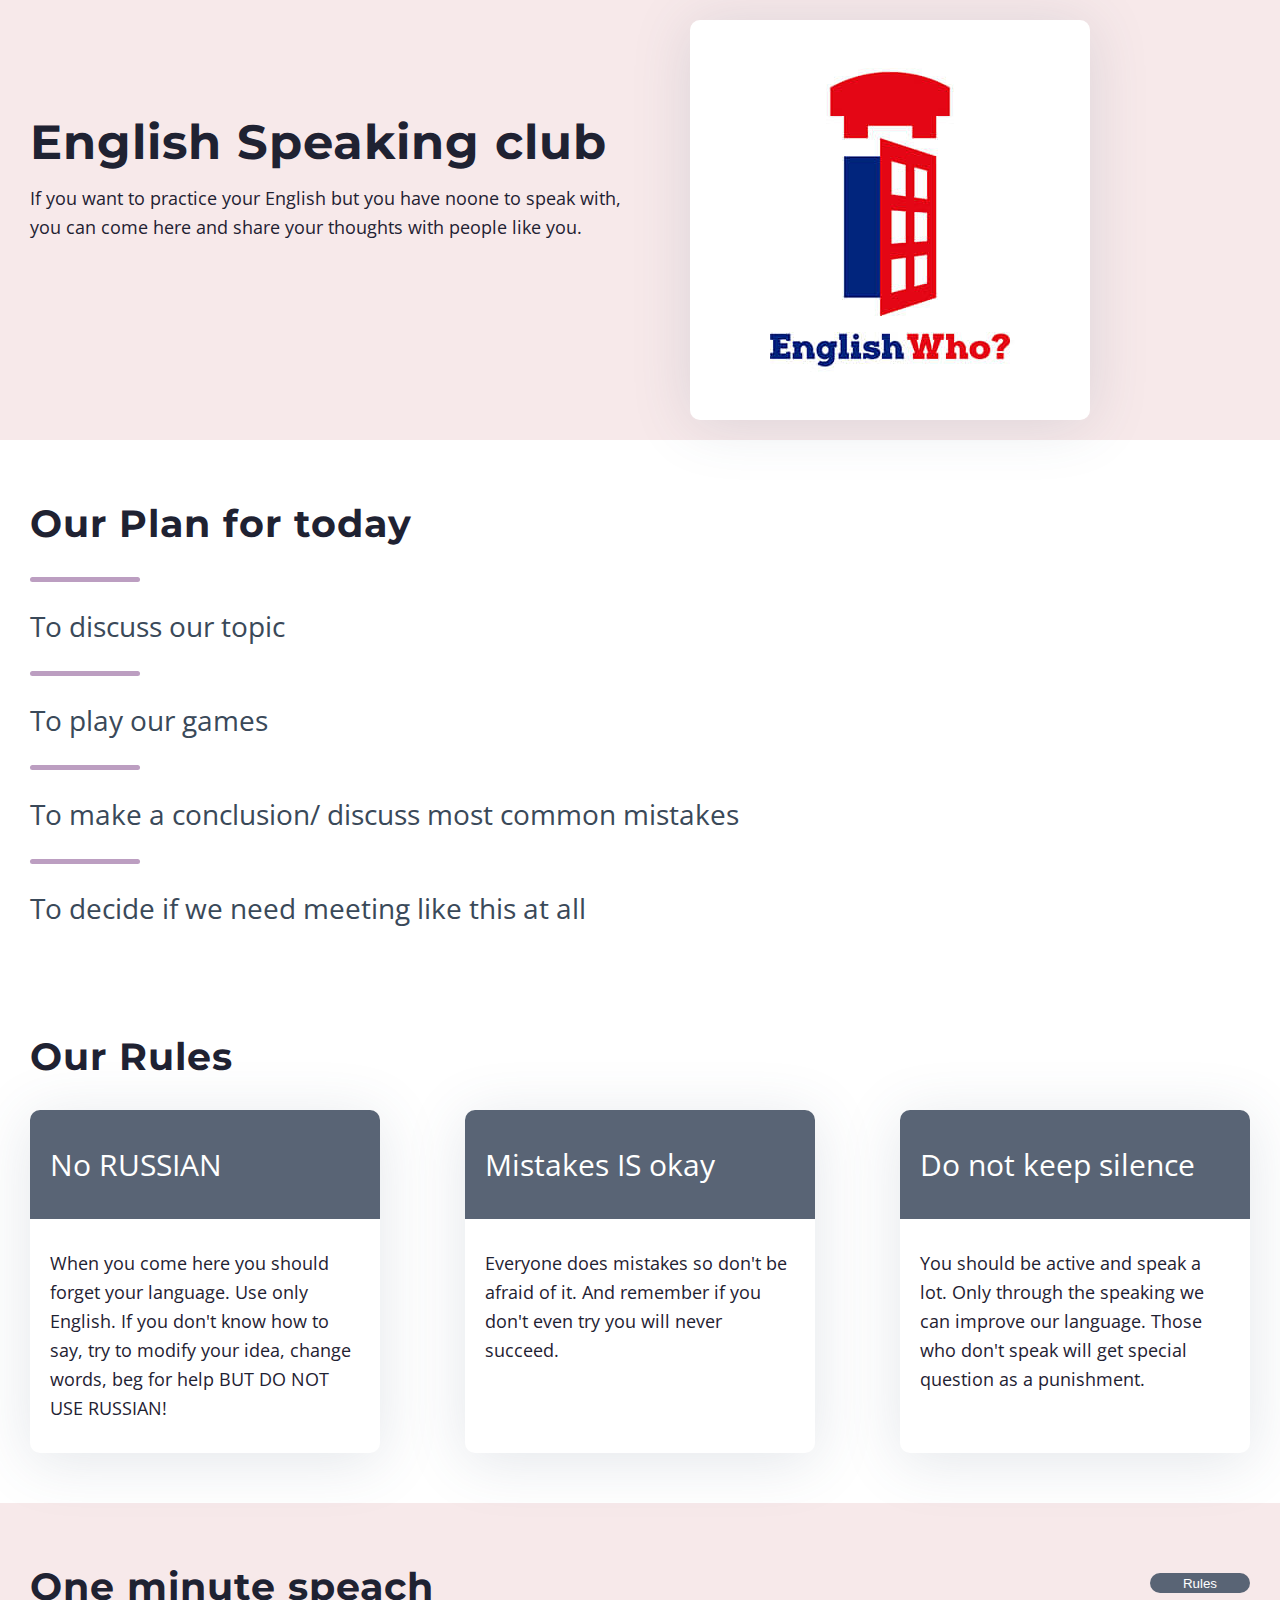
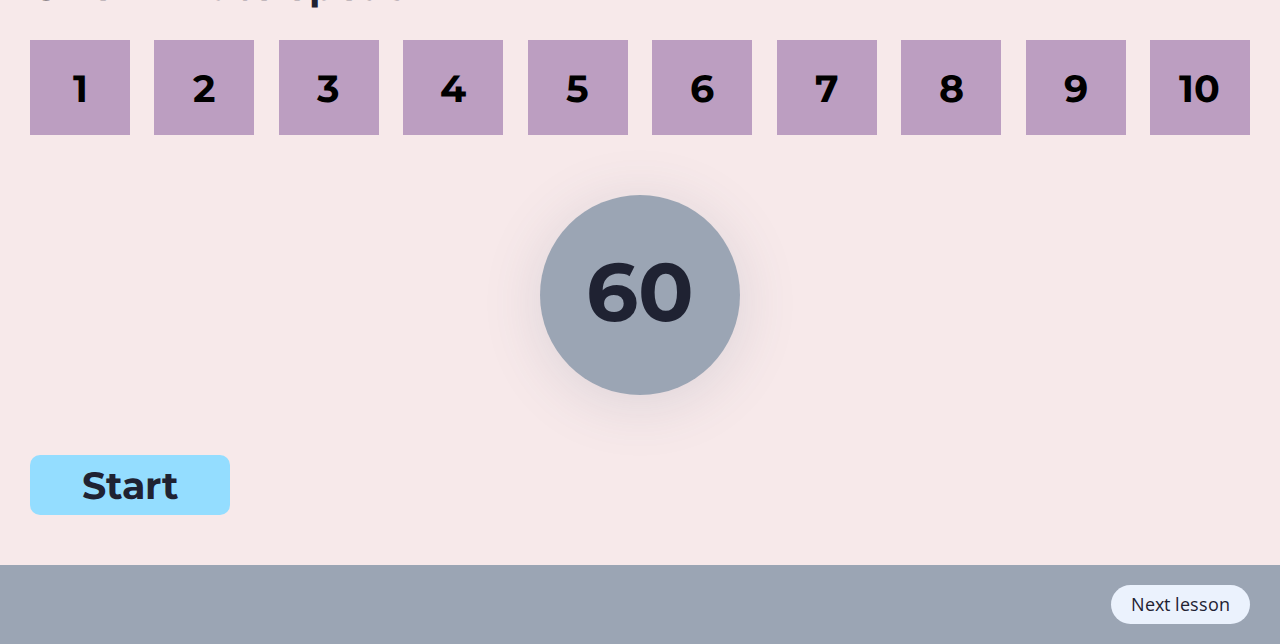
<file: index.html>
<!doctype html>
<html lang="en">
<head>
    <link href="https://fonts.googleapis.com/css?family=Montserrat&display=swap" rel="stylesheet">
    <link href="https://fonts.googleapis.com/css?family=Open+Sans:400,700&display=swap" rel="stylesheet">
    <meta charset="UTF-8">
    <meta name="viewport"
          content="width=device-width, user-scalable=no, initial-scale=1.0, maximum-scale=1.0, minimum-scale=1.0">
    <meta http-equiv="X-UA-Compatible" content="ie=edge">
    <title>AlexLesson</title>
    <style>
        body{
            margin:0;
        }
        .main{
            background-color:rgb(247, 233, 234);
        }
        .container{
            margin: 0 auto;
            width: 1220px;
            padding:20px;
        }
        .main__content{
            display:flex;
            justify-content:start;
        }
        .main__title{
            max-width: 600px;
            padding-right: 60px;
        }
        .main__title_strong{
            padding-top: 100px;
            font-family: Montserrat;
            font-style: normal;
            font-weight: bold;
            font-size: 48px;
            line-height: 44px;
            letter-spacing: 1px;

            color: #1F2232;
            padding-bottom: 20px;
        }
        .main__title_normal{
            font-family: Open Sans;
            font-style: normal;
            font-weight: normal;
            font-size: 18px;
            line-height: 29px;

            color:#1F2232;
            padding-bottom: 30px;
        }
        .main__pic{
            width:400px;
            height: 400px;
            background-color: #fff;
            background: url('pics/logo.jpg');
            box-shadow: 0px 4px 60px rgba(66, 89, 114, 0.15);
            border-radius: 10px;
        }
        .plan__title{
            padding-top:30px;
            padding-bottom: 20px;
            font-family: Montserrat;
            font-style: normal;
            font-weight: bold;
            font-size: 38px;
            line-height: 67px;
            letter-spacing: 1px;
            color: #1F2232;
        }
        .plan__point{
            font-family: Open Sans;
            font-style: normal;
            font-weight: normal;
            font-size: 28px;
            line-height: 29px;

            color: #3A4959;
            padding-bottom: 30px;
        }
        .plan__point::before{
            content:"";
            display: block;
            width:110px;
            height: 5px;
            background-color: #BC9EC1;
            border-radius: 10px;
            margin-bottom: 30px;
        }
        .rules__title{
            padding-top:30px;
            padding-bottom: 20px;
            font-family: Montserrat;
            font-style: normal;
            font-weight: bold;
            font-size: 38px;
            line-height: 67px;
            letter-spacing: 1px;
            color: #1F2232;
        }
        .rules__content{
            display:flex;
            justify-content: space-between;
            max-width: 100%;
        }
        .rules__card{
            max-width: 350px;
            box-shadow: 0px 8px 60px rgba(66, 89, 114, 0.15);
            border-radius: 10px;
            margin-bottom: 30px;
        }
        .card__name{
            border-top-left-radius: 10px;
            border-top-right-radius: 10px;
            background-color: #596475;
            font-family: Open Sans;
            font-style: normal;
            font-weight: normal;
            font-size: 30px;
            line-height: 29px;
            color: rgb(255, 255, 255);
            padding:40px 20px 40px 20px;
        }
        .card__description{
            font-family: Open Sans;
            font-style: normal;
            font-weight: normal;
            font-size: 18px;
            line-height: 29px;

            color: #1F2232;
            padding:30px 20px 30px 20px;
        }
        .first-game{
            background-color: rgb(247, 233, 234);
        }
        .first-game__title{
            display: flex;
            justify-content: space-between;
            padding-top:30px;
            padding-bottom: 20px;
            font-family: Montserrat;
            font-style: normal;
            font-weight: bold;
            font-size: 38px;
            line-height: 67px;
            letter-spacing: 1px;
            color: #1F2232;
        }
        .rule_button{
            margin-top:20px;
            height: 20px;
            width: 100px;
            border: none;
            border-radius: 15px;
            color: white;
            background-color: #596475;
        }
        .rule_button:hover{
            cursor: pointer;
        }
        .rule_button:active{
            background-color: #9ba5b4;
        }
        .game_rules{
            padding: 5px;
            position: absolute;
            width: 400px;
            height:60px;
            background-color:rgb(198, 237, 255);
            border-radius: 5px;
            text-align: center;
            font-family: Open Sans;
            right: 15%;
            font-size: 12px;
            font-style: normal;
            line-height: 18px;
            
        }
        .first-game__question{
            border-radius: 10px;
            box-shadow: 0px 8px 60px rgba(66, 89, 114, 0.15);
            margin-top: 30px;
            padding:30px 0 0 0;
            display: flex;
            justify-content: center;
            font-family: Open Sans;
            font-style: normal;
            font-weight: normal;
            font-size: 28px;
            line-height: 29px;

            color:#1F2232;
            padding-bottom: 30px;
        }
        .first-game__buttons-block{
            display: flex;
            justify-content: space-between;
        }
        .first-game__button{
            display: flex;
            justify-content: center;
            padding-top: 25px;
            width: 100px;
            height: 70px;
            background-color:#BC9EC1;
            font-family: Montserrat;
            font-style: normal;
            font-weight: bold;
            font-size: 38px;
        }
        .first-game__button:active{
            background-color:#1F2232;
            color: white;
        }
        .first-game__button:hover{
            cursor: pointer;
        }
        .timer__content{
            display: flex;
            justify-content: center;
        }
        .first-game__timer-container{
            box-shadow: 0px 8px 60px rgba(66, 89, 114, 0.15);
            border-radius:100px;
            width: 200px;
            height:200px;
            background-color:  #9ba5b4;
            margin-top: 60px;
            margin-bottom: 30px;
            display: flex;
            justify-content:center;
        
        }
        .first-game__timer{
            margin-top:47px;
            color:#1F2232;
            font-family: Montserrat;
            font-style: normal;
            font-weight: bold;
            font-size:82px;
        }
        ._main{
            background-color: #9ba5b4;
        }
        ._middle{
            background-color:#cfe48b;
        }
        ._end{
            background-color:rgb(173, 91, 91);
        }
        ._hidden{
            display: none;
        }
        ._disabled {
            opacity: .3;
        }
        .first-game__button-start{
            border-radius:10px; 
            margin: 30px 0 30px 0;
            width: 200px;
            height: 60px;
            border: none;
            background-color: rgb(148, 221, 255);
            color: #1F2232;
            font-family: Montserrat;
            font-style: normal;
            font-weight: bold;
            font-size: 38px;
        }
        .first-game__button-start:hover{
            cursor: pointer;
        }
        .footer{
            background-color: #9ba5b4;
        }
        .links{
            font-family: Open Sans;
            font-style: normal;
            font-weight: normal;
            font-size: 18px;
            line-height: 29px;
            display: flex;
            justify-content:flex-end;
            
        }
        .navigate-button{
            background-color: #ebf2fd;
            padding:5px 20px 5px 20px;
            border-radius: 40px;
            transition:1000ms;
        }
        .navigate-button:hover{
           color: #d4d9e0;
            background-color: #5c5c5c;
            
        }
        a {
            text-decoration: none;
            color: #1F2232;
        }

    </style>
</head>
<body>
<div class="main">
    <div class="container">
        <div class="main__content">
            <div class="main__title">
                <div class="main__title_strong">
                    English Speaking club
                </div>
                <div class="main__title_normal">
                    If you want to practice your English but you have noone to speak with, 
                    you can come here and share your thoughts with people like you.
                </div>
            </div>
            <div class="main__pic">

            </div>
        </div>
    </div>
</div>
<div class="plan">
    <div class="container">
        <div class="plan__title">
            Our Plan for today
        </div>
        <div class="plan__point">To discuss our topic</div>
        <div class="plan__point">To play our games</div>
        <div class="plan__point">To make a conclusion/ discuss most common mistakes</div>
        <div class="plan__point">To decide if we need meeting like this at all</div>
</div>
</div>
<div class="rules">
    <div class="container">
        <div class="rules__title">
            Our Rules
        </div>
        <div class="rules__content">
            <div class="rules__card">
                <div class="card__name">
                    No RUSSIAN
                </div>
                <div class="card__description">
                    When you come here you should forget your language.
                    Use only English. If you don't know how to say, try to 
                    modify your idea, change words, beg for help BUT DO NOT USE RUSSIAN! 
                </div>
            </div>
            <div class="rules__card">
                <div class="card__name">
                    Mistakes IS okay
                </div>
                <div class="card__description">
                    Everyone does mistakes so don't be afraid of it. And remember 
                    if you don't even try you will never succeed.
                </div>
            </div>
            <div class="rules__card">
                <div class="card__name">
                    Do not keep silence
                </div>
                <div class="card__description">
                    You should be active and speak a lot. Only through 
                    the speaking we can improve our language. Those who don't speak 
                    will get special question as a punishment. 
                </div>
            </div>
        </div>
    </div>
</div>
<div class="first-game">
        <div class="container">
            <div class="first-game__title">
                One minute speach
                <button class = "rule_button">Rules</button>
                <div class="game_rules">
                    Chose one topic from 1 to 10 and press START. 
                    You have one minute to speak about this topic without interaptions.Lets go 
                </div>
            </div>
            
            <div class="first-game__buttons-block">
                <div class="first-game__button" id = "1">1</div>
                <div class="first-game__button" id = "2">2</div>
                <div class="first-game__button" id = "3">3</div>
                <div class="first-game__button" id = "4">4</div>
                <div class="first-game__button" id = "5">5</div>
                <div class="first-game__button" id = "6">6</div>
                <div class="first-game__button" id = "7">7</div>
                <div class="first-game__button" id = "8">8</div>
                <div class="first-game__button" id = "9">9</div>
                <div class="first-game__button" id = "10">10</div>
                
            </div>
            <div class="first-game__question">

            </div>
            <div class="timer__content">
                <div class="first-game__timer-container">
                        <div class="first-game__timer"></div>
                </div>
                
            </div>
            <button class="first-game__button-start">Start</button>
        </div>
</div>
<div class="footer">
    <div class="container">
        <div class="links">
            <a class = "navigate-button" href = "second-page.html"> Next lesson</a>
        </div>
    </div>
</div>


</body>
<script>
    let timerContainer = window.document.querySelector('.first-game__timer');
    let buttonStart = window.document.querySelector('.first-game__button-start');
    let main = window.document.querySelector('.first-game__timer-container');
    let counter = 60;
    let timer;
    let question = window.document.querySelector('.first-game__question');
    let firstGameButtons = window.document.querySelectorAll('.first-game__button')
    let currentButton;
    let rule_button = window.document.querySelector('.rule_button');
    let rules = window.document.querySelector('.game_rules');
    timerContainer.innerHTML = counter;

    firstGameButtons.forEach(button => button.addEventListener('click', (event) => showQuestion(event.target)));
    
    buttonStart.addEventListener('click', start);

    rule_button.addEventListener('click', showRule);
    
    const MODIFICATORS = {
        middle: '_middle',
        end: '_end',
        main: '_main',
        hidden:'_hidden',
        disabled: '_disabled'
    }

    const QUESTIONS = {
        1:'Describe your last weekends',
        2:'What is the best proffesion for you?',
        3:'Is it easy to learn Englsih?',
        4:'Where do you see yourself in five years',
        5:'What is perfect Holiday for you?',
        6:'Is winter a good season or not?',
        7:'Do you prefer public transport or private car?',
        8:'Face to face communication or social web sites?',
        9:'How do you imagen humanity in two hundred years?',
        10:'What do you think about russian university education?',
    }


    question.classList.add(MODIFICATORS.hidden);
    rules.classList.add(MODIFICATORS.hidden);
    function start() {
        counter = 60;

        clearInterval(timer);
        changeColour(counter);
        timerContainer.innerHTML = counter;

        timer = setInterval(() => {
            if(counter){ 
                timerContainer.innerHTML = --counter;
                changeColour(counter);
            } else {
            
                currentButton.classList.add(MODIFICATORS.disabled)
                question.classList.add(MODIFICATORS.hidden);
                counter = 60;
                clearInterval(timer);
            }
        }, 1000);
    }

    function showRule(){
        if(rules.classList.contains(MODIFICATORS.hidden)){
            rules.classList.remove(MODIFICATORS.hidden);
        }else{
            rules.classList.add(MODIFICATORS.hidden);
        }
    }

    function changeColour(counter){
       
        if(counter === 25){
            main.classList.add(MODIFICATORS.middle);
        } else if (counter === 6){
            main.classList.remove(MODIFICATORS.middle);
            main.classList.add(MODIFICATORS.end);
        } else if (counter > 25){
            main.classList.remove(MODIFICATORS.middle);
            main.classList.remove(MODIFICATORS.end);
            main.classList.add(MODIFICATORS.main);
        }
    }

    function showQuestion(button){
        if(button.classList.contains(MODIFICATORS.disabled)){ 
            return;
        }
        currentButton = button;
        question.classList.remove(MODIFICATORS.hidden);
        const target = button;
        const id = target.getAttribute('id');
        const message = QUESTIONS[id];
        question.innerHTML = message;
        
    }

 
</script>
</html>
</file>
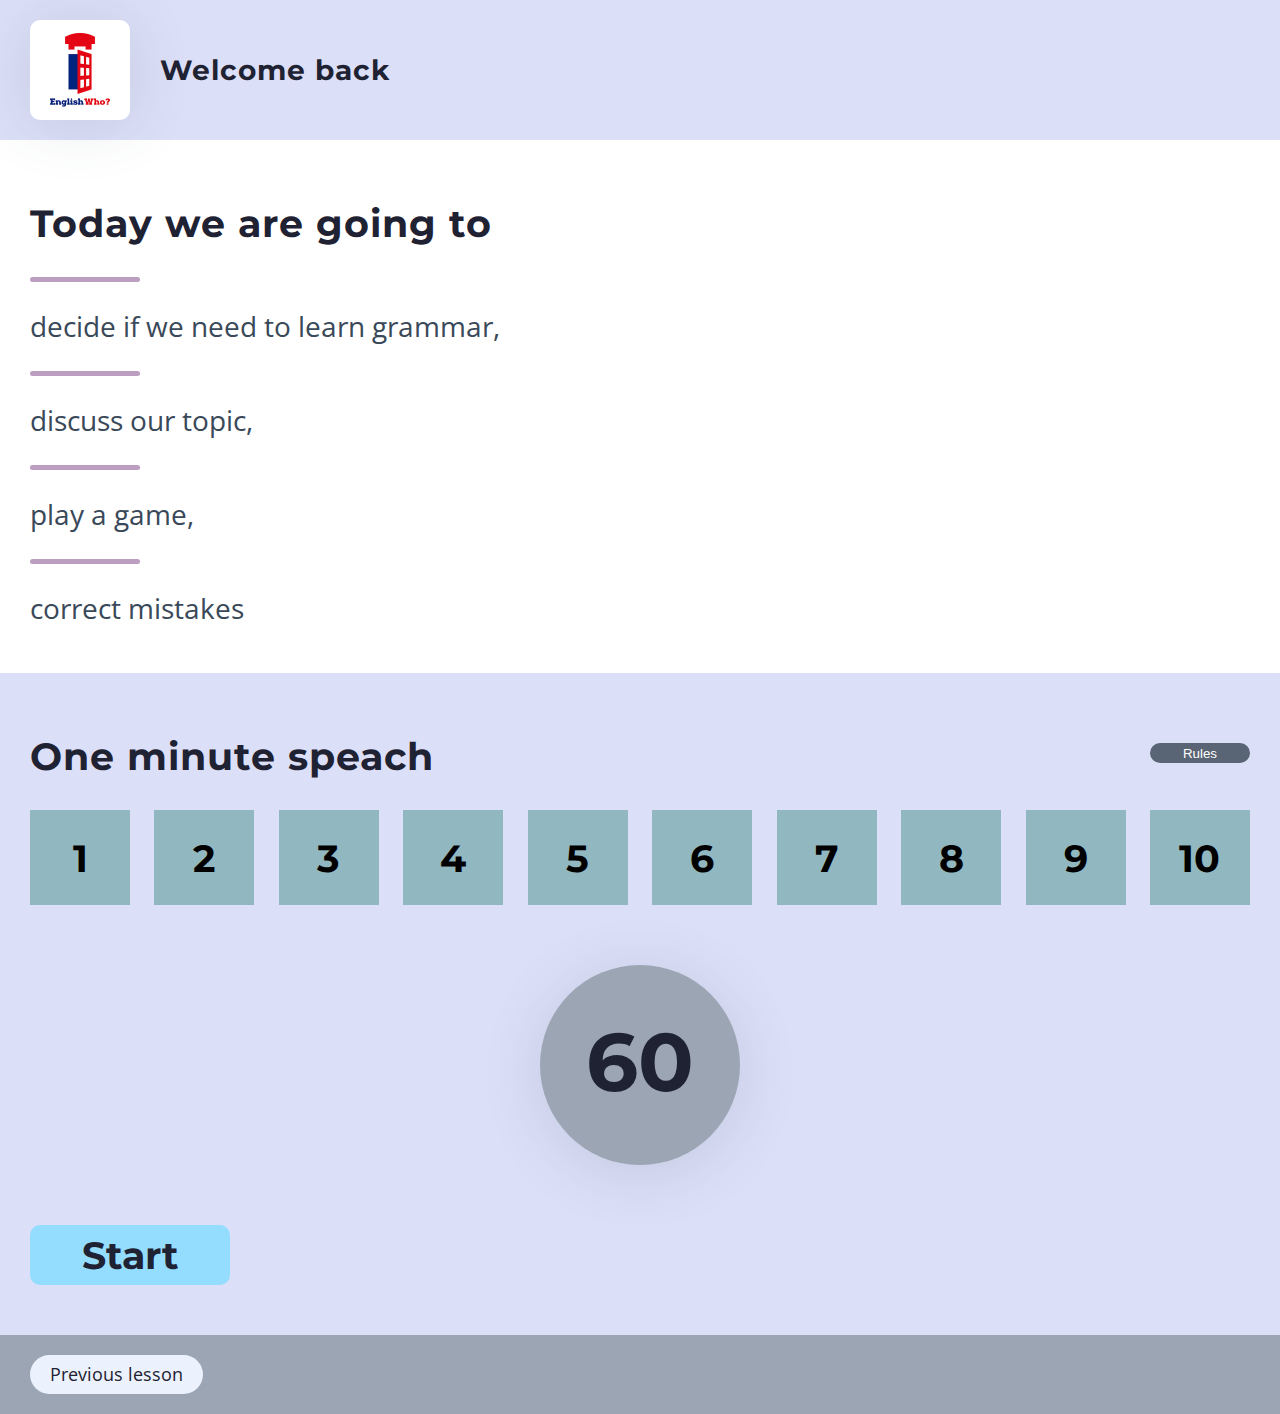
<file: forth-page.html>
<!DOCTYPE html>

<head>
    <meta charset="UTF-8">
    <link href="https://fonts.googleapis.com/css?family=Montserrat&display=swap" rel="stylesheet">
    <link href="https://fonts.googleapis.com/css?family=Open+Sans:400,700&display=swap" rel="stylesheet">
    <link href="https://fonts.googleapis.com/css?family=Orbitron&display=swap" rel="stylesheet">
    <link href="https://fonts.googleapis.com/css?family=Mansalva&display=swap" rel="stylesheet">
    <style>
        body {
            margin: 0;
        }

        .container {
            margin: 0 auto;
            width: 1220px;
            padding: 20px;
        }

        .header {
            background-color: #dbdff7;
        }

        .header__content {
            align-items: center;
            display: flex;
            justify-content: flex-start;
        }

        .header__title {

            font-family: Montserrat;
            font-style: normal;
            font-weight: bold;
            font-size: 28px;
            line-height: 44px;
            letter-spacing: 1px;

            color: #1F2232;
        }

        .header__logo {
            margin-right: 30px;
            width: 100px;
            height: 100px;
            background-color: #fff;
            background: url('pics/logo.jpg');
            box-shadow: 0px 4px 60px rgba(66, 89, 114, 0.15);
            border-radius: 10px;
            background-size: cover;
        }

        .plan__title {
            padding-top: 30px;
            padding-bottom: 20px;
            font-family: Montserrat;
            font-style: normal;
            font-weight: bold;
            font-size: 38px;
            line-height: 67px;
            letter-spacing: 1px;
            color: #1F2232;
        }

        img {
            border-radius: 10px;
            box-shadow: 0px 8px 60px rgba(66, 89, 114, 0.15);
        }

        .plan__point {
            font-family: Open Sans;
            font-style: normal;
            font-weight: normal;
            font-size: 28px;
            line-height: 29px;

            color: #3A4959;
            padding-bottom: 30px;
        }

        .plan__point::before {
            content: "";
            display: block;
            width: 110px;
            height: 5px;
            background-color: #BC9EC1;
            border-radius: 10px;
            margin-bottom: 30px;
        }

        .footer {
            background-color: #9ba5b4;
        }

        .links {
            font-family: Open Sans;
            font-style: normal;
            font-weight: normal;
            font-size: 18px;
            line-height: 29px;
            display: flex;
            justify-content: space-between;

        }

        .navigate-button {
            background-color: #ebf2fd;
            padding: 5px 20px 5px 20px;
            border-radius: 40px;
            transition: 1000ms;
        }

        .navigate-button:hover {
            color: #d4d9e0;
            background-color: #5c5c5c;

        }

        a {
            text-decoration: none;
            color: #1F2232;
        }

        .first-game{
            background-color: #dbdff7;
        }
        .first-game__title{
            display: flex;
            justify-content: space-between;
            padding-top:30px;
            padding-bottom: 20px;
            font-family: Montserrat;
            font-style: normal;
            font-weight: bold;
            font-size: 38px;
            line-height: 67px;
            letter-spacing: 1px;
            color: #1F2232;
        }
        .rule_button{
            margin-top:20px;
            height: 20px;
            width: 100px;
            border: none;
            border-radius: 15px;
            color: white;
            background-color: #596475;
        }
        .rule_button:hover{
            cursor: pointer;
        }
        .rule_button:active{
            background-color: #9ba5b4;
        }
        .game_rules{
            padding: 5px;
            position: absolute;
            width: 400px;
            height:60px;
            background-color:rgb(198, 237, 255);
            border-radius: 5px;
            text-align: center;
            font-family: Open Sans;
            right: 15%;
            font-size: 12px;
            font-style: normal;
            line-height: 18px;
            
        }
        .first-game__question{
            border-radius: 10px;
            box-shadow: 0px 8px 60px rgba(66, 89, 114, 0.15);
            margin-top: 30px;
            padding:30px 0 0 0;
            display: flex;
            justify-content: center;
            font-family: Open Sans;
            font-style: normal;
            font-weight: normal;
            font-size: 28px;
            line-height: 29px;

            color:#1F2232;
            padding-bottom: 30px;
        }
        .first-game__buttons-block{
            display: flex;
            justify-content: space-between;
        }
        .first-game__button{
            display: flex;
            justify-content: center;
            padding-top: 25px;
            width: 100px;
            height: 70px;
            background-color:#91b8c1;
            font-family: Montserrat;
            font-style: normal;
            font-weight: bold;
            font-size: 38px;
        }
        .first-game__button:active{
            background-color:#1F2232;
            color: white;
        }
        .first-game__button:hover{
            cursor: pointer;
        }
        .timer__content{
            display: flex;
            justify-content: center;
        }
        .first-game__timer-container{
            box-shadow: 0px 8px 60px rgba(66, 89, 114, 0.15);
            border-radius:100px;
            width: 200px;
            height:200px;
            background-color:  #9ba5b4;
            margin-top: 60px;
            margin-bottom: 30px;
            display: flex;
            justify-content:center;
        
        }
        .first-game__timer{
            margin-top:47px;
            color:#1F2232;
            font-family: Montserrat;
            font-style: normal;
            font-weight: bold;
            font-size:82px;
        }
        ._main{
            background-color: #9ba5b4;
        }
        ._middle{
            background-color:#cfe48b;
        }
        ._end{
            background-color:rgb(173, 91, 91);
        }
        ._hidden{
            display: none;
        }
        ._disabled {
            opacity: .3;
        }
        .first-game__button-start{
            border-radius:10px; 
            margin: 30px 0 30px 0;
            width: 200px;
            height: 60px;
            border: none;
            background-color: rgb(148, 221, 255);
            color: #1F2232;
            font-family: Montserrat;
            font-style: normal;
            font-weight: bold;
            font-size: 38px;
        }
        .first-game__button-start:hover{
            cursor: pointer;
        }
    </style>
</head>

<body>
    <div class="header">
        <div class="container">
            <div class="header__content">
                <div class="header__logo">

                </div>
                <div class="header__title">
                    Welcome back
                </div>
            </div>
        </div>
    </div>
    <div class="plan">
        <div class="container">
            <div class="plan__title">
                Today we are going to
            </div>
            <div class="plan__point">
                decide if we need to learn grammar,
            </div>
            <div class="plan__point">
                discuss our topic,
            </div>
            <div class="plan__point">
                play a game,
            </div>
            <div class="plan__point">
                correct mistakes
            </div>
        </div>
    </div>

    <div class="first-game">
        <div class="container">
            <div class="first-game__title">
                One minute speach
                <button class = "rule_button">Rules</button>
                <div class="game_rules">
                    Chose one topic from 1 to 10 and press START. 
                    You have one minute to speak about this topic without interaptions.Lets go 
                </div>
            </div>
            
            <div class="first-game__buttons-block">
                <div class="first-game__button" id = "1">1</div>
                <div class="first-game__button" id = "2">2</div>
                <div class="first-game__button" id = "3">3</div>
                <div class="first-game__button" id = "4">4</div>
                <div class="first-game__button" id = "5">5</div>
                <div class="first-game__button" id = "6">6</div>
                <div class="first-game__button" id = "7">7</div>
                <div class="first-game__button" id = "8">8</div>
                <div class="first-game__button" id = "9">9</div>
                <div class="first-game__button" id = "10">10</div>
                
            </div>
            <div class="first-game__question">

            </div>
            <div class="timer__content">
                <div class="first-game__timer-container">
                        <div class="first-game__timer"></div>
                </div>
                
            </div>
            <button class="first-game__button-start">Start</button>
        </div>
</div>

    <div class="footer">
        <div class="container">
            <div class="links">
                <a class="navigate-button" href="third-page.html"> Previous lesson</a>
            </div>
        </div>
    </div>
</body>

<script>
    let timerContainer = window.document.querySelector('.first-game__timer');
    let buttonStart = window.document.querySelector('.first-game__button-start');
    let main = window.document.querySelector('.first-game__timer-container');
    let counter = 60;
    let timer;
    let question = window.document.querySelector('.first-game__question');
    let firstGameButtons = window.document.querySelectorAll('.first-game__button')
    let currentButton;
    let rule_button = window.document.querySelector('.rule_button');
    let rules = window.document.querySelector('.game_rules');
    timerContainer.innerHTML = counter;

    firstGameButtons.forEach(button => button.addEventListener('click', (event) => showQuestion(event.target)));
    
    buttonStart.addEventListener('click', start);

    rule_button.addEventListener('click', showRule);
    
    const MODIFICATORS = {
        middle: '_middle',
        end: '_end',
        main: '_main',
        hidden:'_hidden',
        disabled: '_disabled'
    }

    const QUESTIONS = {
        1:'Have your been practicing English since our last meeting?',
        2:'What would you do if all your time were free?',
        3:'Work from home or Office? Advantages and disadvantages',
        4:'Big salary or interesting job?',
        5:'Why do your learn English?',
        6:'Is it okay to make mistakes while learning (English)?',
        7:'What things in your country make you be proud of it?',
        8:'What was the last film you liked?',
        9:'Waht is perfect vocation for you?',
        10:'Is it important to take care of your health?',
    }


    question.classList.add(MODIFICATORS.hidden);
    rules.classList.add(MODIFICATORS.hidden);
    function start() {
        counter = 60;

        clearInterval(timer);
        changeColour(counter);
        timerContainer.innerHTML = counter;

        timer = setInterval(() => {
            if(counter){ 
                timerContainer.innerHTML = --counter;
                changeColour(counter);
            } else {
            
                currentButton.classList.add(MODIFICATORS.disabled)
                question.classList.add(MODIFICATORS.hidden);
                counter = 60;
                clearInterval(timer);
            }
        }, 1000);
    }

    function showRule(){
        if(rules.classList.contains(MODIFICATORS.hidden)){
            rules.classList.remove(MODIFICATORS.hidden);
        }else{
            rules.classList.add(MODIFICATORS.hidden);
        }
    }

    function changeColour(counter){
       
        if(counter === 25){
            main.classList.add(MODIFICATORS.middle);
        } else if (counter === 6){
            main.classList.remove(MODIFICATORS.middle);
            main.classList.add(MODIFICATORS.end);
        } else if (counter > 25){
            main.classList.remove(MODIFICATORS.middle);
            main.classList.remove(MODIFICATORS.end);
            main.classList.add(MODIFICATORS.main);
        }
    }

    function showQuestion(button){
        if(button.classList.contains(MODIFICATORS.disabled)){ 
            return;
        }
        currentButton = button;
        question.classList.remove(MODIFICATORS.hidden);
        const target = button;
        const id = target.getAttribute('id');
        const message = QUESTIONS[id];
        question.innerHTML = message;
    }

</script>
</html>
</file>
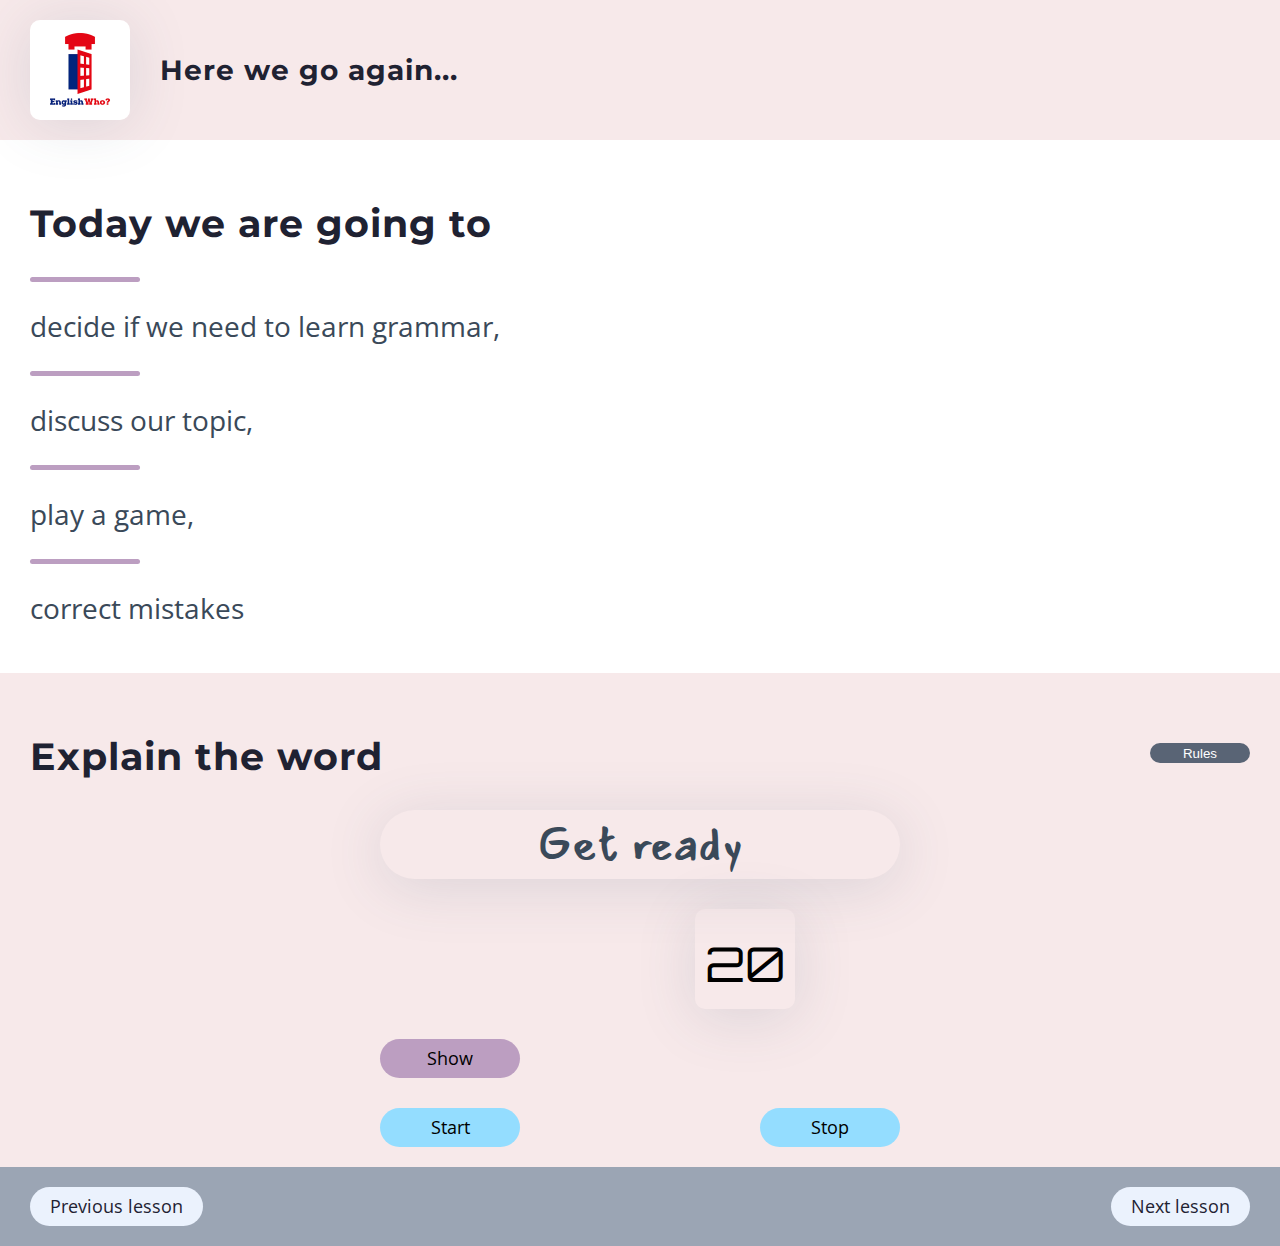
<file: second-page.html>
<!doctype html>
<html lang="en">
<head>
    <link href="https://fonts.googleapis.com/css?family=Montserrat&display=swap" rel="stylesheet">
    <link href="https://fonts.googleapis.com/css?family=Open+Sans:400,700&display=swap" rel="stylesheet">
    <link href="https://fonts.googleapis.com/css?family=Orbitron&display=swap" rel="stylesheet">
    <link href="https://fonts.googleapis.com/css?family=Mansalva&display=swap" rel="stylesheet">
    <meta charset="UTF-8">
    <meta name="viewport"
          content="width=device-width, user-scalable=no, initial-scale=1.0, maximum-scale=1.0, minimum-scale=1.0">
    <meta http-equiv="X-UA-Compatible" content="ie=edge">
    <title>AlexLesson</title>
    <style>
        body{
            margin:0;
        }
        .container{
            margin: 0 auto;
            width: 1220px;
            padding:20px;
        }
        .header{
            background-color:rgb(247, 233, 234);
        }
        .header__content{
            align-items: center;
            display: flex;
            justify-content: flex-start;
        }
        .header__title{

            font-family: Montserrat;
            font-style: normal;
            font-weight: bold;
            font-size: 28px;
            line-height: 44px;
            letter-spacing: 1px;

            color: #1F2232;
        }
        .header__logo{
            margin-right: 30px;
            width:100px;
            height: 100px;
            background-color: #fff;
            background: url('pics/logo.jpg');
            box-shadow: 0px 4px 60px rgba(66, 89, 114, 0.15);
            border-radius: 10px;
            background-size: cover;
        }
        .plan__title{
            padding-top:30px;
            padding-bottom: 20px;
            font-family: Montserrat;
            font-style: normal;
            font-weight: bold;
            font-size: 38px;
            line-height: 67px;
            letter-spacing: 1px;
            color: #1F2232;
        }
        img{
            border-radius: 10px;
            box-shadow: 0px 8px 60px rgba(66, 89, 114, 0.15);

        }
        .plan__point{
            font-family: Open Sans;
            font-style: normal;
            font-weight: normal;
            font-size: 28px;
            line-height: 29px;

            color: #3A4959;
            padding-bottom: 30px;
        }
        .plan__point::before{
            content:"";
            display: block;
            width:110px;
            height: 5px;
            background-color: #BC9EC1;
            border-radius: 10px;
            margin-bottom: 30px;
        }
        .footer{
            background-color: #9ba5b4;
        }
        .links{
            font-family: Open Sans;
            font-style: normal;
            font-weight: normal;
            font-size: 18px;
            line-height: 29px;
            display: flex;
            justify-content:space-between;

        }
        .navigate-button{
            background-color: #ebf2fd;
            padding:5px 20px 5px 20px;
            border-radius: 40px;
            transition:1000ms;
        }
        .navigate-button:hover{
           color: #d4d9e0;
            background-color: #5c5c5c;

        }
        a{
            text-decoration: none;
            color:#1F2232;
        }
    

        ._hidden{

        }
        ._hidden2{
            display: none;

}
       .second-game{
           background-color: rgb(247, 233, 234);

       }
        .second-game__content{


        }
       .second-game__title{
            padding-top:30px;
            padding-bottom: 20px;
            font-family: Montserrat;
            font-style: normal;
            font-weight: bold;
            font-size: 38px;
            line-height: 67px;
            letter-spacing: 1px;
            color: #1F2232;
            display: flex;
            justify-content: space-between;
       }
       .rule_button{
            margin-top:20px;
            height: 20px;
            width: 100px;
            border: none;
            border-radius: 15px;
            color: white;
            background-color: #596475;
        }
        .rule_button:hover{
            cursor: pointer;
        }
        .rule_button:active{
            background-color: #9ba5b4;
        }
        .game_rules{
            padding: 5px;
            position: absolute;
            width: 400px;
            height:60px;
            background-color:rgb(198, 237, 255);
            border-radius: 5px;
            text-align: center;
            font-family: Open Sans;
            right: 15%;
            font-size: 12px;
            font-style: normal;
            line-height: 18px;
        }
    .row{
        display: flex;
        justify-content: center;
    }
       .second-game__word-card{
           width:500px;

           font-family: 'Mansalva', cursive;
            font-style: normal;
            font-weight: normal;
            font-size: 28px;
            line-height: 29px;

            color: #3A4959;
            padding: 10px;
            border-radius: 40px;
            box-shadow: 0px 8px 60px rgba(66, 89, 114, 0.15);
       }
       .second-game__word{
          text-align: center;
            font-size: 48px;
            color: #3A4959;
            padding: 10px;
       }

       ._one, ._two, ._three {
            font-size: 28px;
            text-align: center;
       }

       .second-game__timer-content{
           border:#1F2232;
           margin-left: 210px;
         justify-self: center;
         margin-top:30px;
         width: 100px;
         height: 100px;
         display: flex;
         justify-content: center;
         border-radius: 10px;
         box-shadow: 0px 8px 60px rgba(66, 89, 114, 0.15);

       }
       .second-game__timer-container{
        font-family: 'Orbitron', sans-serif;
        font-style: normal;
        font-weight: normal;
        font-size: 48px;
        line-height: 29px;
        margin-top: 40px;
       }
       .second-game__show-word{
           margin-top:30px;
           padding:5px 20px 5px 20px;
            border-radius: 40px;
            font-family: Open Sans;
            font-style: normal;
            font-weight: normal;
            font-size: 18px;
            line-height: 29px;
            background-color: #BC9EC1;
            max-width: 100px;
            display: flex;
            justify-content: center;
            transition: 1000ms;
       }
       .second-game__show-word:hover{
           cursor: pointer;
           transform: scale(1.07);
       }
       .second-game__timer-buttons{
           display: flex;
           justify-content: space-between;
       }
       .second-game__timer-start{
        margin-top:30px;
           padding:5px 20px 5px 20px;
            border-radius: 40px;
            transition:1000ms;
            font-family: Open Sans;
            font-style: normal;
            font-weight: normal;
            font-size: 18px;
            line-height: 29px;
            background-color: rgb(148, 221, 255);
            width: 100px;
            display: flex;
            justify-content: center;
            transition: 1000ms;
       }
       .second-game__timer-start:hover{
        background-color: rgb(107, 203, 248);
        cursor: pointer;
       }
       .second-game__timer-stop{
        margin-top:30px;
           padding:5px 20px 5px 20px;
            border-radius: 40px;
            transition:1000ms;
            font-family: Open Sans;
            font-style: normal;
            font-weight: normal;
            font-size: 18px;
            line-height: 29px;
            background-color: rgb(148, 221, 255);
            width: 100px;
            display: flex;
            justify-content: center;
            transition: 1000ms;
       }
       .second-game__timer-stop:hover{
        background-color: rgb(107, 203, 248);
        cursor: pointer;
       }
    </style>
</head>
<body>
<div class="header">
    <div class="container">
        <div class="header__content">
            <div class="header__logo">

            </div>
            <div class="header__title">
                Here we go again...
            </div>
        </div>
    </div>
</div>
<div class="plan">
    <div class="container">
        <div class="plan__title">
            Today we are going to
        </div>
        <div class="plan__point">
            decide if we need to learn grammar,
        </div>
        <div class="plan__point">
            discuss our topic,
        </div>
        <div class="plan__point">
            play a game,
        </div>
        <div class="plan__point">
            correct mistakes
        </div>
    </div>
</div>

 <div class="second-game">
     <div class="container">

            <div class="second-game__title">
                Explain the word
                <button class = "rule_button">Rules</button>
                <div class="game_rules">
                    You have 20 seconds to expalin the word from the top. The others can't see this table and should gues this word. But be careful! You can't name some words below.
                </div>
            </div>
            <div class="row">
                <div class="second-game__content">
                    <div class="second-game__word-card">
                        <div class="second-game__word">
                            Get ready
                        </div>
                        <div class="second-game__tabu _one">

                        </div>
                        <div class="second-game__tabu _two">

                        </div>
                        <div class="second-game__tabu _three">

                        </div>
                    </div>


                    <div class="second-game__timer-content">
                        <div class="second-game__timer-container">
                            <div class="second-game__timer">

                            </div>
                        </div>
                    </div>
                    <div class="second-game__buttons">
                        <div class="second-game__show-word _test">
                            Show
                        </div>
                        <div class="second-game__timer-buttons">
                            <div class="second-game__timer-start">
                                Start
                            </div>
                            <div class="second-game__timer-stop">
                                Stop
                            </div>
                        </div>
                    </div>
                </div>
            </div>
    </div>
</div>

<div class="footer">
    <div class="container">
        <div class="links">
            <a class = "navigate-button" href = "index.html"> Previous lesson</a>
            <a class = "navigate-button" href = "third-page.html"> Next lesson</a>
        </div>
    </div>
</div>

</body>
<script>

    const MODIFICATORS = {
        middle: '_middle',
        end: '_end',
        main: '_main',
        hidden:'_hidden',
        hidden2:'_hidden2',
        disabled: '_disabled'
    }

    let timer;
    let timerStartButton = window.document.querySelector('.second-game__timer-start');
    let timerStopButton = window.document.querySelector('.second-game__timer-stop');
    let timerMain = window.document.querySelector('.second-game__timer-container');
    let counter = 20;
    let gameWord = window.document.querySelector('.second-game__word');
    let tabu1 = window.document.querySelector('._one');
    let tabu2 = window.document.querySelector('._two');
    let tabu3 = window.document.querySelector('._three');
    let showWordButton = window.document.querySelector('.second-game__show-word');
    let rule_button = window.document.querySelector('.rule_button');
    let rules = window.document.querySelector('.game_rules');
    timerMain.innerHTML = counter;


    timerStartButton.addEventListener('click', start);
    timerStopButton.addEventListener('click', stop);
    showWordButton.addEventListener('click', showWord)
    rule_button.addEventListener('click', showRule);

    function showRule(){
        if(rules.classList.contains(MODIFICATORS.hidden2)){
            rules.classList.remove(MODIFICATORS.hidden2);
        }else{
            rules.classList.add(MODIFICATORS.hidden2);
        }
    }

    function start() {
        counter = 20;

        clearInterval(timer);

        timerMain.innerHTML = counter;

        timer = setInterval(() => {
           if(counter){
                timerMain.innerHTML = --counter;
           }
        }, 1000);
    }

    function stop(){
        counter = 20;
        clearInterval(timer);
        timerMain.innerHTML = counter;
    }

    gameWord.classList.remove(MODIFICATORS.hidden);
rules.classList.add(MODIFICATORS.hidden2);
    let wordCards = [
        {
            word: "Nose",
            tabu1: "face",
            tabu2: "smell",
            tabu3: "ear"
        },
        {
            word: "Table",
            tabu1: "desk",
            tabu2: "chair",
            tabu3: "school"
        },
        {
            word: "Chair",
            tabu1: "sit",
            tabu2: "table",
            tabu3: "furniture"
        },
        {
            word: "Summer",
            tabu1: "hot",
            tabu2: "winter",
            tabu3: "season"
        },
        {
            word: "Door",
            tabu1: "open",
            tabu2: "close",
            tabu3: "room"
        },
        {
            word: "Computer",
            tabu1: "Internet",
            tabu2: "game",
            tabu3: "work"
        },
        {
            word: "Dog",
            tabu1: "cat",
            tabu2: "pet",
            tabu3: "animal"
        },
        {
            word: "House",
            tabu1: "live",
            tabu2: "apartment",
            tabu3: "room"
        },
        {
            word: "Socks",
            tabu1: "foot",
            tabu2: "wear",
            tabu3: "shoe"
        },
        {
            word: "Happy",
            tabu1: "sad",
            tabu2: "emotion",
            tabu3: "smile"
        },

        {
            word: "Phone",
            tabu1: "call",
            tabu2: "talk",
            tabu3: "device"
        },

        {
            word: "Money",
            tabu1: "earn",
            tabu2: "pay",
            tabu3: "buy"
        },

        {
            word: "Lunch",
            tabu1: "eat",
            tabu2: "dinner",
            tabu3: "food"
        },

        {
            word: "Drink",
            tabu1: "thirsty",
            tabu2: "water",
            tabu3: "beer"
        },

        {
            word: "Game",
            tabu1: "play",
            tabu2: "computer",
            tabu3: "video"
        },

        {
            word: "Run",
            tabu1: "jogging",
            tabu2: "fast",
            tabu3: "walk"
        },
        {
            word: "Fitnes",
            tabu1: "Maxon",
            tabu2: "strong",
            tabu3: "gym"
        },
        {
            word: "Some",
            tabu1: "SAM",
            tabu2: "Som",
            tabu3: "HelloVania"
        },
        {
            word: "Tourist",
            tabu1: "travell",
            tabu2: "trip",
            tabu3: "country"
        },
        {
            word: "Wind",
            tabu1: "air",
            tabu2: "breeze",
            tabu3: "blow"
        },

        {
            word: "Banana",
            tabu1: "fruit",
            tabu2: "yellow",
            tabu3: "monkey"
        },
        {
            word: "Picture",
            tabu1: "color",
            tabu2: "image",
            tabu3: "paint"
        },
        {
            word: "Blue",
            tabu1: "colour",
            tabu2: "sky",
            tabu3: "Sea"
        },
        {
            word: "Afraid",
            tabu1: "frighten",
            tabu2: "fear",
            tabu3: "scary"
        },



    ];
    index = 0;
    function showWord(){
        gameWord.classList.add(MODIFICATORS.hidden);
        showWordButton.innerHTML = 'Next word';


        if (index >= wordCards.length){
            index = 0;
        }

        gameWord.innerHTML = wordCards[index].word;
        tabu1.innerHTML = wordCards[index].tabu1;
        tabu2.innerHTML = wordCards[index].tabu2;
        tabu3.innerHTML = wordCards[index].tabu3;
        index++;

    }


</script>
</html>
</file>
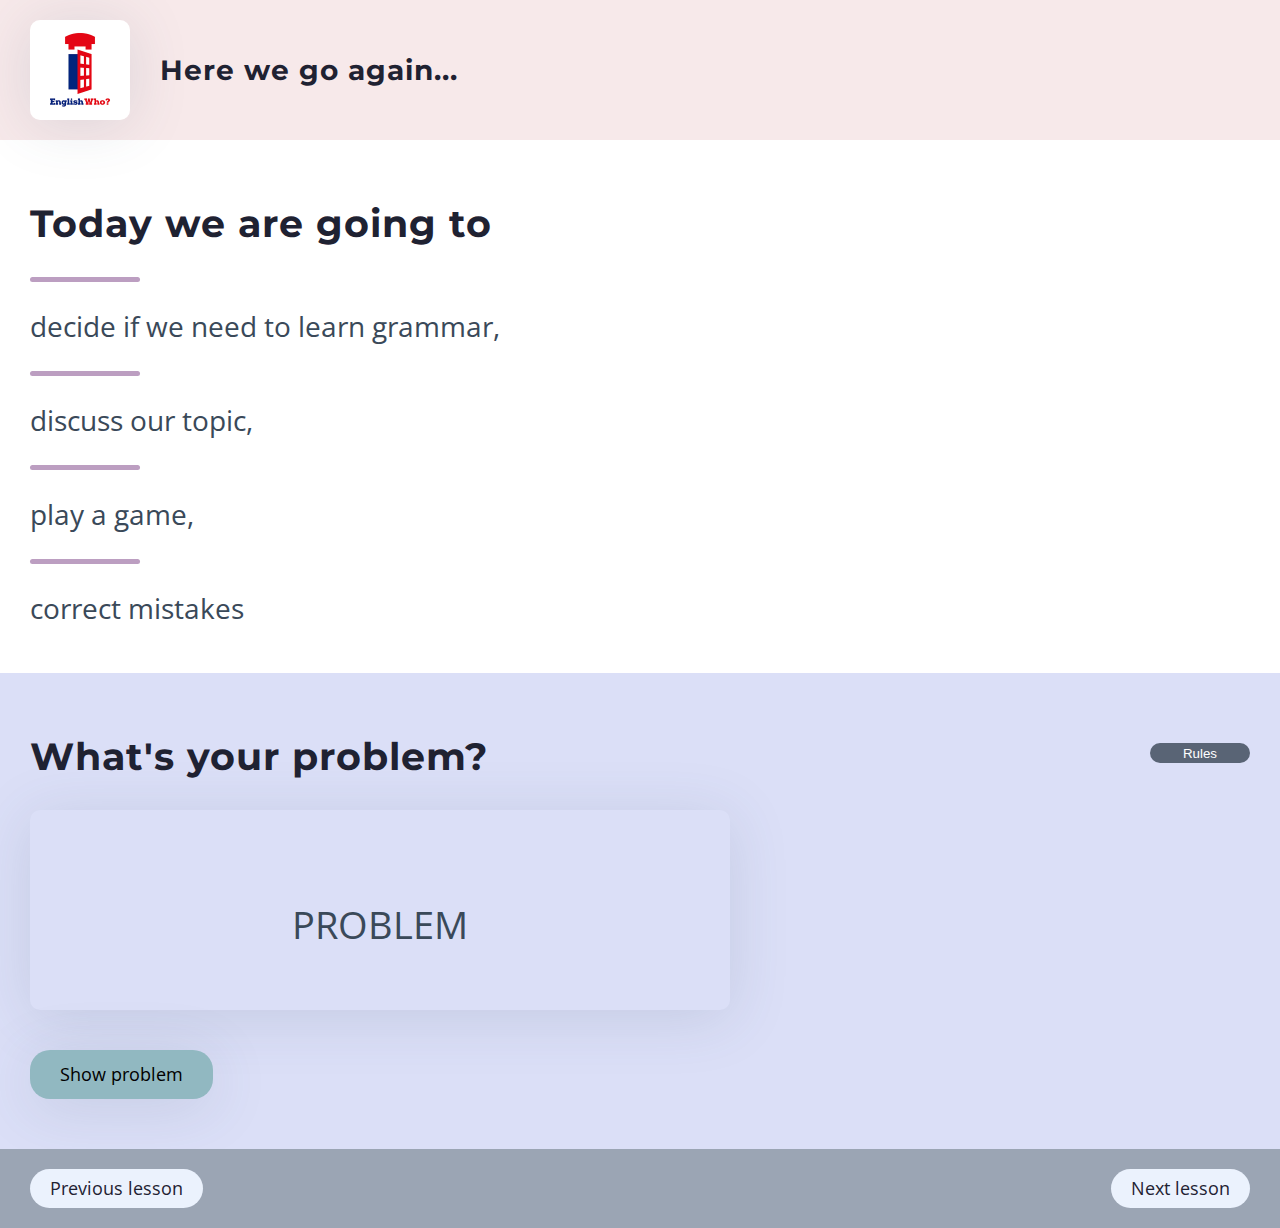
<file: third-page.html>
<!doctype html>
<html lang="en">
<head>
    <link href="https://fonts.googleapis.com/css?family=Montserrat&display=swap" rel="stylesheet">
    <link href="https://fonts.googleapis.com/css?family=Open+Sans:400,700&display=swap" rel="stylesheet">
    <link href="https://fonts.googleapis.com/css?family=Orbitron&display=swap" rel="stylesheet">
    <link href="https://fonts.googleapis.com/css?family=Mansalva&display=swap" rel="stylesheet">
    <meta charset="UTF-8">
    <meta name="viewport"
          content="width=device-width, user-scalable=no, initial-scale=1.0, maximum-scale=1.0, minimum-scale=1.0">
    <meta http-equiv="X-UA-Compatible" content="ie=edge">
    <title>AlexLesson</title>
    <style>
        body {
            margin: 0;
        }

        .container {
            margin: 0 auto;
            width: 1220px;
            padding: 20px;
        }
        ._hidden{display: none;}
        .header {
            background-color: rgb(247, 233, 234);
        }

        .header__content {
            align-items: center;
            display: flex;
            justify-content: flex-start;
        }

        .header__title {
            font-family: "Montserrat",serif;
            font-style: normal;
            font-weight: bold;
            font-size: 28px;
            line-height: 44px;
            letter-spacing: 1px;

            color: #1F2232;
        }

        .header__logo {
            margin-right: 30px;
            width: 100px;
            height: 100px;
            background-color: #fff;
            background: url('pics/logo.jpg');
            box-shadow: 0px 4px 60px rgba(66, 89, 114, 0.15);
            border-radius: 10px;
            background-size: cover;
        }

        .plan__title {
            padding-top: 30px;
            padding-bottom: 20px;
            font-family: Montserrat,serif;
            font-style: normal;
            font-weight: bold;
            font-size: 38px;
            line-height: 67px;
            letter-spacing: 1px;
            color: #1F2232;
        }

        img {
            border-radius: 10px;
            box-shadow: 0px 8px 60px rgba(66, 89, 114, 0.15);

        }

        .plan__point {
            font-family: Open Sans;
            font-style: normal;
            font-weight: normal;
            font-size: 28px;
            line-height: 29px;

            color: #3A4959;
            padding-bottom: 30px;
        }

        .plan__point::before {
            content: "";
            display: block;
            width: 110px;
            height: 5px;
            background-color: #BC9EC1;
            border-radius: 10px;
            margin-bottom: 30px;
        }

        .footer {
            background-color: #9ba5b4;
        }

        .links {
            font-family: Open Sans;
            font-style: normal;
            font-weight: normal;
            font-size: 18px;
            line-height: 29px;
            display: flex;
            justify-content: space-between;

        }

        .navigate-button {
            background-color: #ebf2fd;
            padding: 5px 20px 5px 20px;
            border-radius: 40px;
            transition: 1000ms;
        }

        .navigate-button:hover {
            color: #d4d9e0;
            background-color: #5c5c5c;

        }

        a {
            text-decoration: none;
            color: #1F2232;
        }

        .third-game {
            background-color: #dbdff7;
        }

        .third-game__title {
            padding-top: 30px;
            padding-bottom: 20px;
            font-family: Montserrat;
            font-style: normal;
            font-weight: bold;
            font-size: 38px;
            line-height: 67px;
            letter-spacing: 1px;
            color: #1F2232;
            display: flex;
            justify-content: space-between;
        }
        .rule_button{
            margin-top:20px;
            height: 20px;
            width: 100px;
            border: none;
            border-radius: 15px;
            color: white;
            background-color: #596475;
        }
        .rule_button:hover{
            cursor: pointer;
        }
        .rule_button:active{
            background-color: #9ba5b4;
        }
        .game_rules{
            padding: 5px;
            position: absolute;
            width: 400px;
            height:60px;
            background-color:rgb(198, 237, 255);
            border-radius: 5px;
            text-align: center;
            font-family: Open Sans;
            right: 15%;
            font-size: 12px;
            font-style: normal;
            line-height: 18px;
        }

        .third-game__problem {
            padding-top: 100px;
            max-width: 700px;
            height: 100px;
            text-align: center;
            border-radius: 10px;
            box-shadow: 0px 8px 60px rgba(66, 89, 114, 0.15);
            font-family: Open Sans;
            font-style: normal;
            font-weight: normal;
            font-size: 38px;
            line-height: 29px;

            color: #3A4959;
        }

        .third-game__show-button {
            border: none;
            margin: 40px 0px 30px 0px;
            padding: 10px 30px 10px 30px;
            border-radius: 20px;
            box-shadow: 0px 8px 60px rgba(66, 89, 114, 0.15);
            font-family: Open Sans;
            font-style: normal;
            font-weight: normal;
            font-size: 18px;
            line-height: 29px;
            background-color: #91b8c1;
            max-width: 200px;
            display: flex;
            justify-content: center;
            transition: 1000ms;
        }

        .third-game__show-button:hover {

            cursor: pointer;
            background-color: #7ceeff;
        }


    </style>
</head>
<body>
<div class="header">
    <div class="container">
        <div class="header__content">
            <div class="header__logo">

            </div>
            <div class="header__title">
                Here we go again...
            </div>
        </div>
    </div>
</div>
<div class="plan">
    <div class="container">
        <div class="plan__title">
            Today we are going to
        </div>
        <div class="plan__point">
            decide if we need to learn grammar,
        </div>
        <div class="plan__point">
            discuss our topic,
        </div>
        <div class="plan__point">
            play a game,
        </div>
        <div class="plan__point">
            correct mistakes
        </div>
    </div>
</div>

<div class="third-game">
    <div class="container">
        <div class="third-game__title">
            What's your problem?
            <button class = "rule_button">Rules</button>
                <div class="game_rules">
                    You have a problem. Everybody can see your problem except you. Ask general questions (yes\no) and find out your problem.
                </div>
        </div>
        <div class="third-game__problem">
            PROBLEM
        </div>
        <div class="third-game__buttons">
            <input type="button" class="third-game__show-button" value="Show problem"/>
        </div>
    </div>
</div>


<div class="footer">
    <div class="container">
        <div class="links">
            <a class="navigate-button" href="second-page.html"> Previous lesson</a>
            <a class = "navigate-button" href = "forth-page.html"> Next lesson</a>
        </div>
    </div>
</div>

</body>
<script>
    let showButton = window.document.querySelector(".third-game__show-button");
    let problem = window.document.querySelector(".third-game__problem");
    let rule_button = window.document.querySelector('.rule_button');
    let rules = window.document.querySelector('.game_rules');

    const MODIFICATORS = {
        middle: '_middle',
        end: '_end',
        main: '_main',
        hidden:'_hidden',
        disabled: '_disabled'
    }

    showButton.addEventListener('click', showProblem);
    rule_button.addEventListener('click', showRule);
    rules.classList.add(MODIFICATORS.hidden);
    let index = 0;

    function showProblem() {
        if (index < problems.length) {
            problem.innerHTML = problems[index];
            index++;
        } else {
            problem.innerHTML = "That's all!!!"
            index = 0;
        }
    }

    function showRule(){
        if(rules.classList.contains(MODIFICATORS.hidden)){
            rules.classList.remove(MODIFICATORS.hidden);
        }else{
            rules.classList.add(MODIFICATORS.hidden);
        }
    }

    let problems = [
        "I  can't sleep at nights",
        "My girlfriend cheated on me",
        "I failed my last exam",
        "My boss doesn't want to rise my salary",
        "Nobody can understand my English",
        "I have no time to do my hobbie",
        "I lost my flat after losing a bet"
    ];


</script>
</html>
</file>
